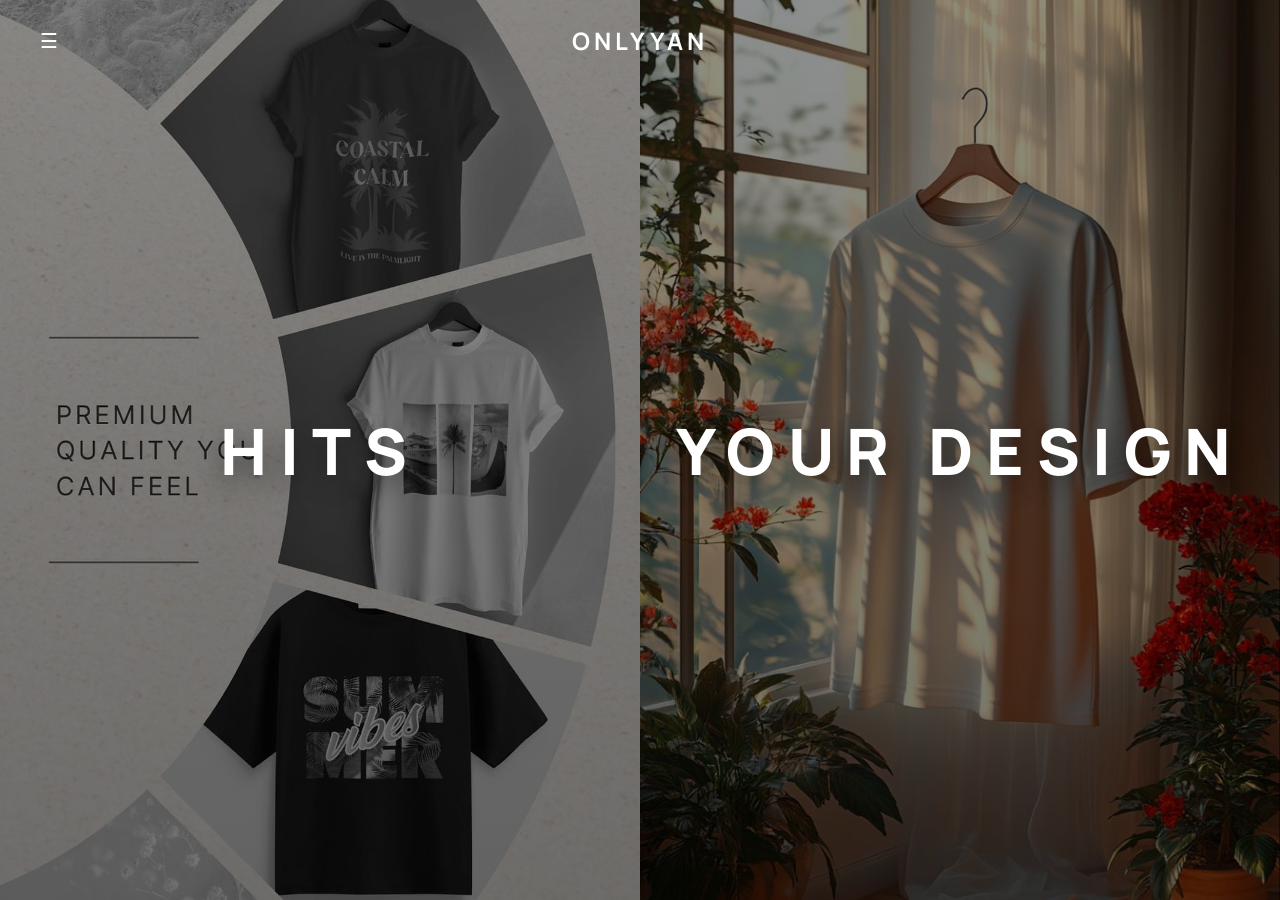
<file: index.html>
<!DOCTYPE html>
<html lang="en">
<head>
    <meta charset="UTF-8">
    <meta name="viewport" content="width=device-width, initial-scale=1.0">
    <meta name="description" content="OnlyYan: premium apparel with original designs and an online custom t-shirt builder.">
    <title>OnlyYan | Custom Clothing Store</title>
    <link rel="stylesheet" href="css/global.css">
    <link rel="stylesheet" href="css/home.css">
</head>
<body class="home-page">

    <header class="home-header">
        <div class="header-left">
            <a href="catalog.html" class="menu-icon" aria-label="Open catalog">
                <span aria-hidden="true">☰</span>
            </a>
        </div>

        <div class="header-center">
            <a href="index.html" class="home-logo">OnlyYan</a>
        </div>

        <div class="header-right" aria-hidden="true"></div>
    </header>

    <main class="split-container">
        <a href="hits.html" class="split-side left-side">
            <h2 class="split-text">hits</h2>
        </a>

        <a href="constructor.html" class="split-side right-side">
            <h2 class="split-text">your design</h2>
        </a>
    </main>

</body>
</html>
</file>
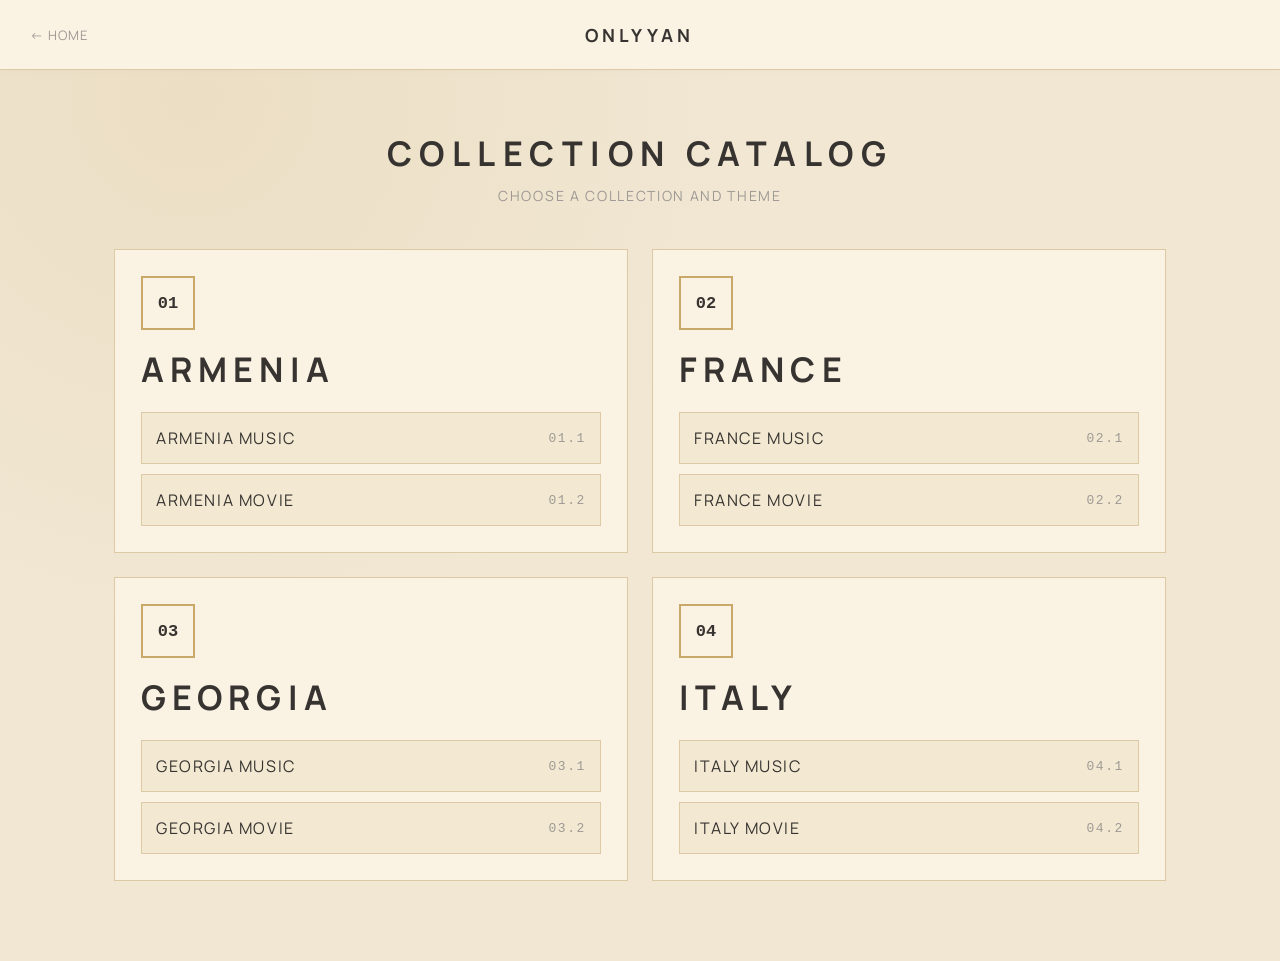
<file: catalog.html>
<!DOCTYPE html>
<html lang="en">
<head>
    <meta charset="UTF-8">
    <meta name="viewport" content="width=device-width, initial-scale=1.0">
    <meta name="description" content="OnlyYan collections catalog: Armenia, France, Georgia and Italy drops by theme.">
    <title>Catalog | OnlyYan</title>
    <link rel="stylesheet" href="css/global.css">
    <link rel="stylesheet" href="css/catalog.css">
</head>
<body class="catalog-page">

    <header class="shared-header">
        <a href="index.html" class="back-link" aria-label="Back to home">← Home</a>
        <a href="index.html" class="logo-small">OnlyYan</a>
        <div class="header-spacer" aria-hidden="true"></div>
    </header>

    <main class="catalog-container">
        <section class="catalog-intro">
            <h1>Collection catalog</h1>
            <p>Choose a collection and theme</p>
        </section>

        <section class="catalog-grid">
            <article class="collection-card">
                <div class="collection-number">01</div>
                <h2 class="collection-title">Armenia</h2>
                <div class="theme-list" role="list" aria-label="Armenia themes">
                    <a href="hits.html?collection=armenia&theme=music" class="theme-link" role="listitem" aria-label="Open Armenia Music catalog">
                        <span>Armenia Music</span>
                        <span class="theme-id">01.1</span>
                    </a>
                    <a href="hits.html?collection=armenia&theme=movie" class="theme-link" role="listitem" aria-label="Open Armenia Movie catalog">
                        <span>Armenia Movie</span>
                        <span class="theme-id">01.2</span>
                    </a>
                </div>
            </article>

            <article class="collection-card">
                <div class="collection-number">02</div>
                <h2 class="collection-title">France</h2>
                <div class="theme-list" role="list" aria-label="France themes">
                    <a href="hits.html?collection=france&theme=music" class="theme-link" role="listitem" aria-label="Open France Music catalog">
                        <span>France Music</span>
                        <span class="theme-id">02.1</span>
                    </a>
                    <a href="hits.html?collection=france&theme=movie" class="theme-link" role="listitem" aria-label="Open France Movie catalog">
                        <span>France Movie</span>
                        <span class="theme-id">02.2</span>
                    </a>
                </div>
            </article>

            <article class="collection-card">
                <div class="collection-number">03</div>
                <h2 class="collection-title">Georgia</h2>
                <div class="theme-list" role="list" aria-label="Georgia themes">
                    <a href="hits.html?collection=georgia&theme=music" class="theme-link" role="listitem" aria-label="Open Georgia Music catalog">
                        <span>Georgia Music</span>
                        <span class="theme-id">03.1</span>
                    </a>
                    <a href="hits.html?collection=georgia&theme=movie" class="theme-link" role="listitem" aria-label="Open Georgia Movie catalog">
                        <span>Georgia Movie</span>
                        <span class="theme-id">03.2</span>
                    </a>
                </div>
            </article>

            <article class="collection-card">
                <div class="collection-number">04</div>
                <h2 class="collection-title">Italy</h2>
                <div class="theme-list" role="list" aria-label="Italy themes">
                    <a href="hits.html?collection=italy&theme=music" class="theme-link" role="listitem" aria-label="Open Italy Music catalog">
                        <span>Italy Music</span>
                        <span class="theme-id">04.1</span>
                    </a>
                    <a href="hits.html?collection=italy&theme=movie" class="theme-link" role="listitem" aria-label="Open Italy Movie catalog">
                        <span>Italy Movie</span>
                        <span class="theme-id">04.2</span>
                    </a>
                </div>
            </article>
        </section>
    </main>

</body>
</html>
</file>
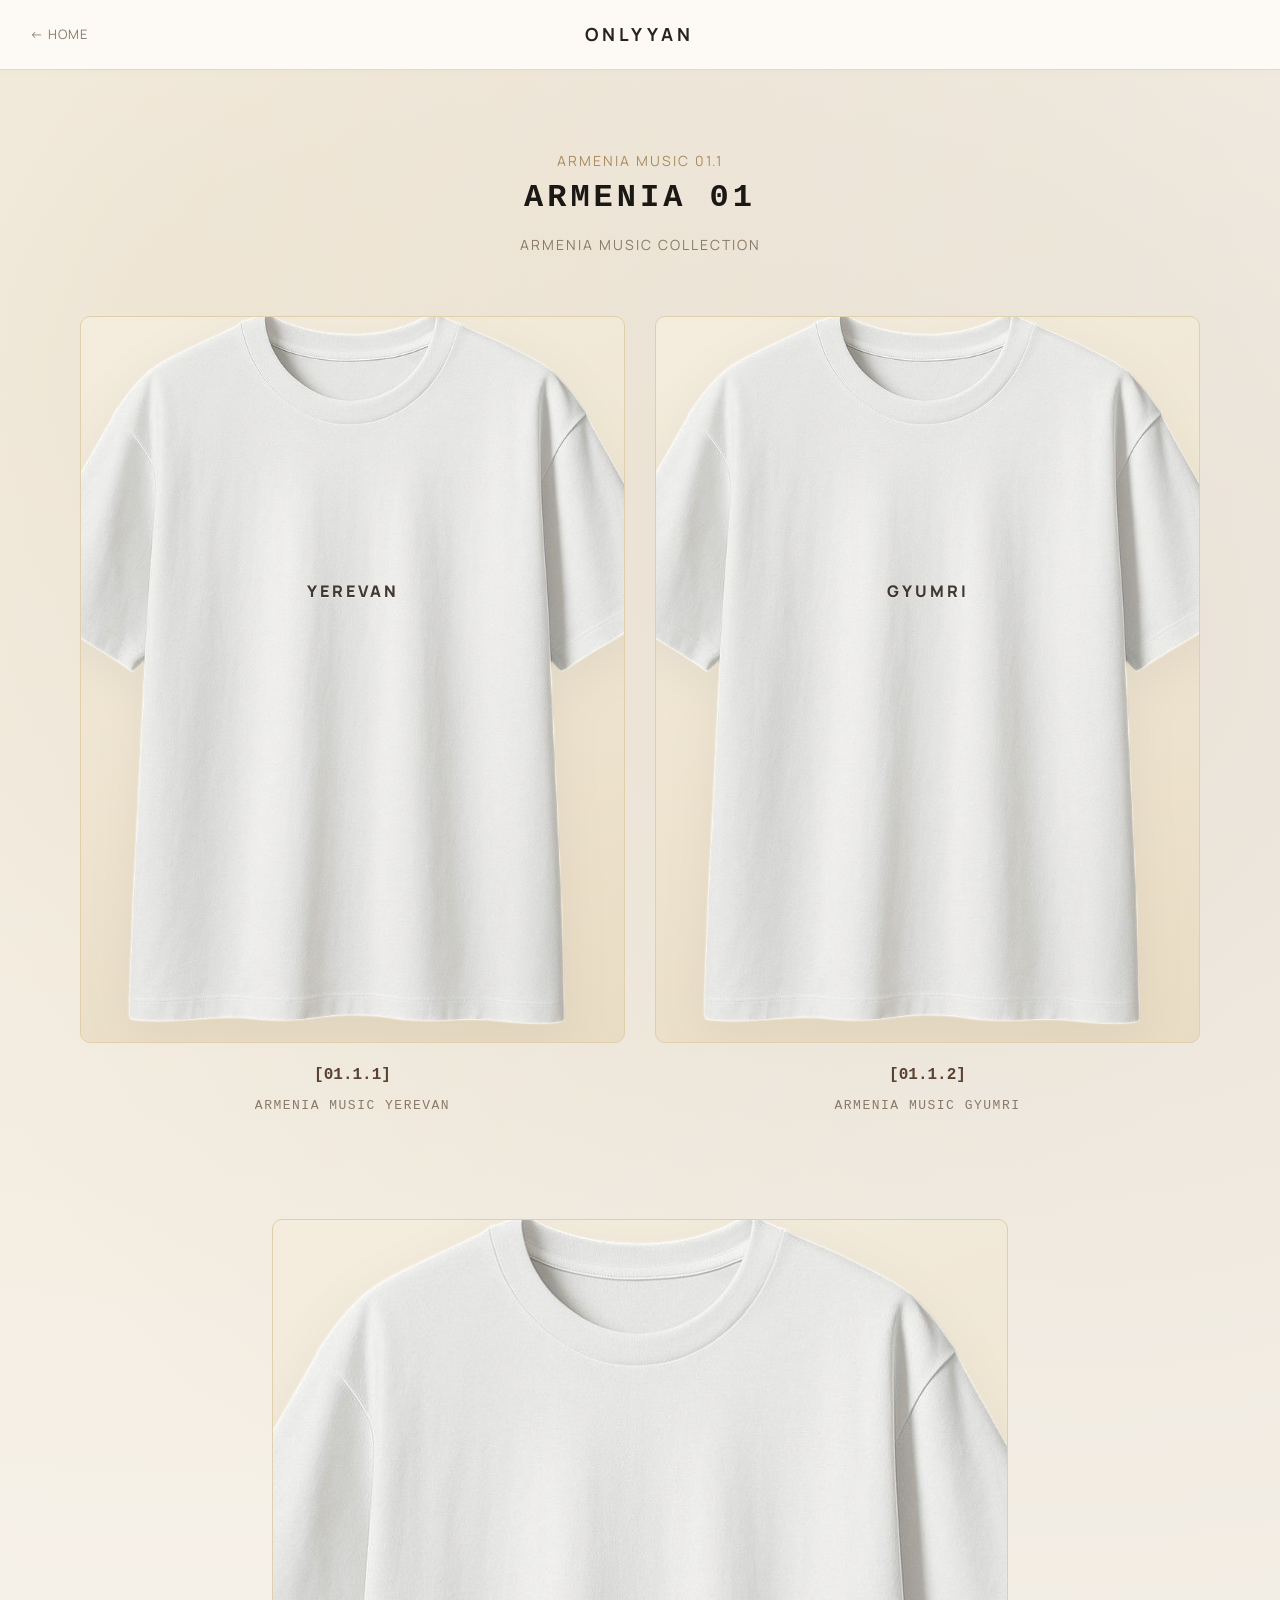
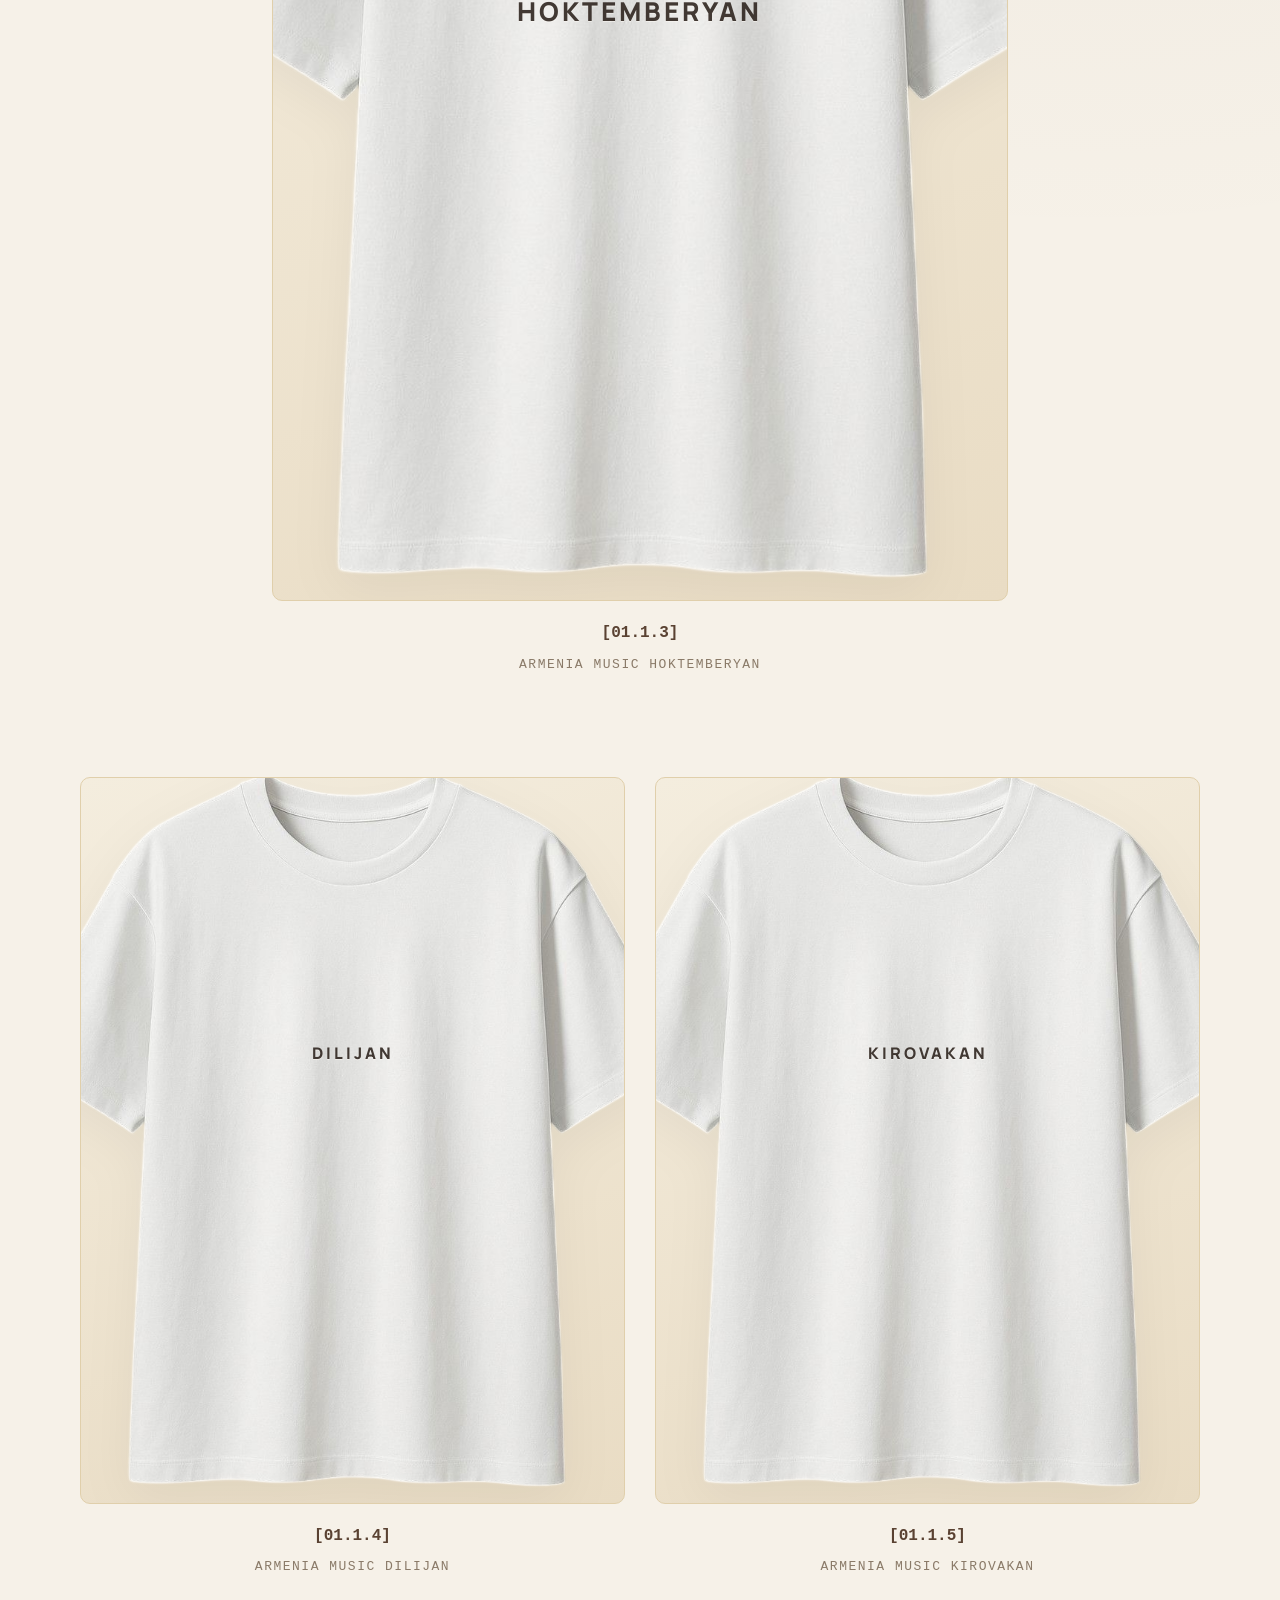
<file: hits.html>
<!DOCTYPE html>
<html lang="en">
<head>
    <meta charset="UTF-8">
    <meta name="viewport" content="width=device-width, initial-scale=1.0">
    <meta name="description" content="Exclusive drops by collection and theme: Armenia, France, Georgia, Italy.">
    <title>HITS | OnlyYan</title>
    <link rel="stylesheet" href="css/global.css">
    <link rel="stylesheet" href="css/hits.css">
</head>
<body class="hits-page">

    <header class="shared-header">
        <a href="index.html" class="back-link" aria-label="Back to home">← Home</a>
        <a href="index.html" class="logo-small">OnlyYan</a>
        <div class="header-spacer" aria-hidden="true"></div>
    </header>

    <section class="section-intro">
        <p id="hits-subtitle" class="hits-subtitle">Collection Theme</p>
        <h1 id="hits-title">ARMENIAN HERITAGE</h1>
        <p id="hits-tagline">Select a style</p>
    </section>

    <main id="hits-grid" class="hits-grid" aria-live="polite">
    </main>

    <script src="js/pages/hits.js"></script>

</body>
</html>
</file>
<file: css/global.css>
/* --- GLOBAL RESET & TYPOGRAPHY --- */
@import url('https://fonts.googleapis.com/css2?family=Manrope:wght@400;500;700;800&display=swap');

:root {
    /* Warm Beige + Gold Palette */
    --bg-color: #f1e7d3;
    --panel-bg: #faf2e3;
    --text-main: #363330;
    --text-gray: #9E9994;
    --border-color: #ddc9a4;
    --button-hover: #ecd9b4;
    --gold: #c9a86a;
    --gold-soft: #e8d5ae;
    --mono-font: 'Courier New', Courier, monospace;
    --font-main: 'Manrope', 'Inter', sans-serif;
}

*, *::before, *::after {
    box-sizing: border-box;
    margin: 0;
    padding: 0;
}

body {
    font-family: var(--font-main);
    background-color: var(--bg-color);
    color: var(--text-main);
    -webkit-font-smoothing: antialiased;
}

button,
input,
select,
a {
    font: inherit;
}

:focus-visible {
    outline: 2px solid #555;
    outline-offset: 2px;
}

@media (prefers-reduced-motion: reduce) {
    *,
    *::before,
    *::after {
        transition-duration: 0.001ms !important;
        animation-duration: 0.001ms !important;
        animation-iteration-count: 1 !important;
        scroll-behavior: auto !important;
    }
}

/* Shared Header for Beige Theme (hits, constructor) */
.shared-header {
    height: 70px;
    background-color: var(--panel-bg);
    border-bottom: 1px solid var(--border-color);
    display: flex;
    align-items: center;
    justify-content: space-between;
    padding: 0 30px;
    position: sticky;
    top: 0;
    z-index: 100;
    box-shadow: 0 2px 10px rgba(0,0,0,0.02);
}

.shared-header .back-link {
    text-decoration: none;
    color: var(--text-gray);
    font-size: 13px;
    text-transform: uppercase;
    letter-spacing: 1px;
    transition: color 0.3s;
}

.shared-header .back-link:hover {
    color: var(--text-main);
}

.shared-header .logo-small {
    font-weight: bold;
    font-size: 18px;
    letter-spacing: 4px;
    color: var(--text-main);
    text-transform: uppercase;
    text-decoration: none;
}

.header-spacer {
    width: 60px;
}
</file>
<file: css/home.css>
/* --- HOME PAGE STYLES --- */
.home-page {
    background: #000;
    color: #fff;
    height: 100vh;
    overflow: hidden;
}

.home-page::before {
    content: '';
    position: fixed;
    inset: 0;
    pointer-events: none;
    background: radial-gradient(circle at 18% 22%, rgba(255, 255, 255, 0.08), transparent 42%),
        radial-gradient(circle at 84% 74%, rgba(255, 255, 255, 0.06), transparent 38%);
}

/* --- HEADER --- */
.home-header {
    position: absolute;
    top: 0;
    left: 0;
    width: 100%;
    padding: 24px 40px;
    display: flex;
    justify-content: space-between;
    align-items: center;
    z-index: 10;
}

.header-left, .header-center, .header-right {
    flex: 1;
}

.header-center {
    text-align: center;
}

.home-logo {
    font-size: 24px;
    font-weight: 700;
    letter-spacing: 4px;
    text-decoration: none;
    color: #fff;
    text-transform: uppercase;
}

.header-right {
    display: flex;
    justify-content: flex-end;
    align-items: center;
    gap: 20px;
}

.menu-icon {
    font-size: 20px;
    cursor: pointer;
    background: none;
    border: none;
    color: #fff;
    transition: opacity 0.3s;
}

.menu-icon {
    text-decoration: none;
}

.menu-icon:hover {
    opacity: 0.7;
}

/* --- SPLIT LAYOUT --- */
.split-container {
    display: flex;
    height: 100vh;
    width: 100vw;
}

.split-side {
    flex: 1;
    position: relative;
    display: flex;
    justify-content: center;
    align-items: center;
    text-decoration: none;
    overflow: hidden;
    transition: flex 0.5s ease-in-out;
}

.split-text {
    text-shadow: 0 10px 24px rgba(0, 0, 0, 0.4);
}

.left-side {
    background:
        linear-gradient(rgba(0, 0, 0, 0.2), rgba(0, 0, 0, 0.35)),
        url('../assets/images/hits.jpg')
        center/cover no-repeat;
}

.right-side {
    background:
        linear-gradient(rgba(0, 0, 0, 0.2), rgba(0, 0, 0, 0.35)),
        url('../assets/images/your-design.jpg')
        center/cover no-repeat;
}

.split-side:focus-visible {
    outline: 3px solid rgba(255, 255, 255, 0.6);
}

.split-side::before {
    content: '';
    position: absolute;
    inset: 0;
    background: rgba(0, 0, 0, 0.3);
    transition: background 0.4s ease;
}

.split-side:hover::before {
    background: rgba(0, 0, 0, 0.5);
}

.split-text {
    position: relative;
    z-index: 2;
    color: #fff;
    font-size: clamp(2rem, 5vw, 4rem);
    font-weight: 800;
    text-transform: uppercase;
    letter-spacing: 0.2em;
    transition: transform 0.4s ease;
}

.split-side:hover .split-text {
    transform: scale(1.1);
}

@media (max-width: 768px) {
    .split-container {
        flex-direction: column;
    }
    .home-header {
        padding: 15px 20px;
    }
    .home-logo {
        font-size: 18px;
    }
}
</file>
<file: css/catalog.css>
.catalog-page {
    background:
        radial-gradient(circle at 15% 10%, rgba(201, 168, 106, 0.14), transparent 40%),
        #f1e7d3;
    min-height: 100vh;
}

.catalog-container {
    max-width: 1100px;
    margin: 0 auto;
    padding: 60px 24px 80px;
}

.catalog-intro {
    text-align: center;
    margin-bottom: 44px;
}

.catalog-intro h1 {
    font-size: 34px;
    text-transform: uppercase;
    letter-spacing: 0.22em;
}

.catalog-intro p {
    margin-top: 10px;
    color: var(--text-gray);
    font-size: 14px;
    text-transform: uppercase;
    letter-spacing: 0.12em;
}

.catalog-grid {
    display: grid;
    grid-template-columns: repeat(2, minmax(0, 1fr));
    gap: 24px;
}

.collection-card {
    background: #faf2e3;
    border: 1px solid #ddc9a4;
    padding: 26px;
    display: grid;
    grid-template-rows: auto auto 1fr;
    min-height: 280px;
}

.collection-number {
    width: 54px;
    height: 54px;
    border: 2px solid #c9a86a;
    display: flex;
    align-items: center;
    justify-content: center;
    font-family: var(--mono-font);
    font-size: 17px;
    font-weight: 700;
    text-transform: uppercase;
    margin-bottom: 16px;
}

.collection-title {
    font-size: 34px;
    text-transform: uppercase;
    letter-spacing: 0.18em;
    margin-bottom: 20px;
}

.theme-list {
    display: grid;
    gap: 10px;
}

.theme-link {
    display: flex;
    justify-content: space-between;
    align-items: center;
    gap: 12px;
    text-decoration: none;
    color: var(--text-main);
    background: #f3e9d2;
    border: 1px solid #ddc9a4;
    padding: 14px;
    text-transform: uppercase;
    letter-spacing: 0.1em;
    transition: transform 0.2s ease, background 0.2s ease;
}

.theme-link:hover {
    transform: translateY(-2px);
    background: #e9d5a8;
}

.theme-id {
    color: var(--text-gray);
    font-family: var(--mono-font);
    font-size: 13px;
}

@media (max-width: 920px) {
    .catalog-grid {
        grid-template-columns: 1fr;
    }

    .catalog-container {
        padding-top: 40px;
    }

    .catalog-intro h1 {
        font-size: 28px;
    }
}

@media (max-width: 520px) {
    .collection-card {
        min-height: 0;
        padding: 20px;
    }

    .collection-title {
        font-size: 28px;
    }
}
</file>
<file: css/hits.css>
/* --- HITS PAGE STYLES --- */
body.hits-page {
    --bg-color: #f6f1e8;
    --panel-bg: #fdfaf5;
    --text-main: #2b211b;
    --text-gray: #8a7a68;
    --border-color: #e6d9c3;
    --button-hover: #efe4d0;
    --gold: #c9a86a;
    --gold-soft: #e8d5ae;
    --brown: #5a4232;
    line-height: 1.6;
    background:
        radial-gradient(circle at 15% 10%, rgba(201, 168, 106, 0.14), transparent 40%),
        radial-gradient(circle at 85% 20%, rgba(90, 66, 50, 0.08), transparent 42%),
        var(--bg-color);
    color: var(--text-main);
}

/* --- INTRO --- */
.section-intro {
    text-align: center;
    margin: 80px 0 60px;
}

.section-intro h1 {
    font-family: var(--mono-font);
    font-size: 32px;
    letter-spacing: 4px;
    color: #1a1714;
}

.hits-subtitle {
    color: #a98d5f !important;
}

.section-intro p {
    font-size: 14px;
    color: var(--text-gray);
    margin-top: 10px;
    text-transform: uppercase;
    letter-spacing: 2px;
}

/* --- GRID --- */
.hits-grid {
    max-width: 1200px;
    margin: 0 auto 100px;
    padding: 0 40px;
    display: grid;
    grid-template-columns: repeat(6, 1fr);
    gap: 60px 30px;
}

.product-card {
    text-decoration: none;
    color: inherit;
    transition: opacity 0.3s ease, transform 0.3s ease;
    display: block;
}

.product-card:hover {
    opacity: 1;
    transform: translateY(-4px);
}

.product-card:focus-visible {
    outline: 2px solid var(--gold);
    outline-offset: 4px;
}

.image-box {
    background: linear-gradient(160deg, #f4edde 0%, #e9dcc4 100%);
    border: 1px solid #e0cfab;
    width: 100%;
    aspect-ratio: 3/4;
    overflow: hidden;
    margin-bottom: 20px;
    position: relative;
    display: flex;
    justify-content: center;
    align-items: center;
    border-radius: 10px;
    transition: box-shadow 0.3s ease, border-color 0.3s ease;
}

.product-card:hover .image-box {
    border-color: var(--gold);
    box-shadow: 0 18px 34px rgba(90, 66, 50, 0.16);
}

.tshirt-img {
    width: 140%;
    height: 140%;
    object-fit: contain;
    position: absolute;
    filter: drop-shadow(0 15px 25px rgba(0,0,0,0.05));
}

.tshirt-print {
    position: absolute;
    top: 38%;
    left: 50%;
    transform: translate(-50%, -50%);
    font-weight: 900;
    font-size: 16px;
    color: #2b211b;
    letter-spacing: 3px;
    text-transform: uppercase;
    z-index: 2;
    opacity: 0.88;
    text-shadow: 0 1px 0 rgba(253, 250, 245, 0.6);
}

.card-3 .tshirt-print {
    font-size: 26px;
    top: 40%;
}

.product-meta {
    font-family: var(--mono-font);
    text-align: center;
}

.product-id {
    display: block;
    font-size: 16px;
    margin-bottom: 5px;
    color: var(--brown);
    font-weight: bold;
}

.product-title {
    font-size: 13px;
    color: var(--text-gray);
    text-transform: uppercase;
    letter-spacing: 1.5px;
}

.card-1 { grid-column: span 3; }
.card-2 { grid-column: span 3; }
.card-3 { grid-column: 2 / span 4; margin: 40px 0; }
.card-4 { grid-column: span 3; }
.card-5 { grid-column: span 3; }

@media (max-width: 1000px) {
    .hits-grid {
        grid-template-columns: repeat(2, 1fr);
        gap: 32px 20px;
        padding: 0 28px;
    }

    .card-1,
    .card-2,
    .card-3,
    .card-4,
    .card-5 {
        grid-column: span 1;
        margin: 0;
    }
}

@media (max-width: 768px) {
    .section-intro {
        margin: 60px 0 36px;
    }

    .image-box {
        aspect-ratio: 1/1;
    }

    .tshirt-img {
        width: 100%;
        height: 100%;
    }
}

@media (max-width: 500px) {
    .hits-grid {
        grid-template-columns: 1fr;
        padding: 0 18px;
    }

    .section-intro h1 {
        font-size: 26px;
        letter-spacing: 2px;
    }
}
</file>
